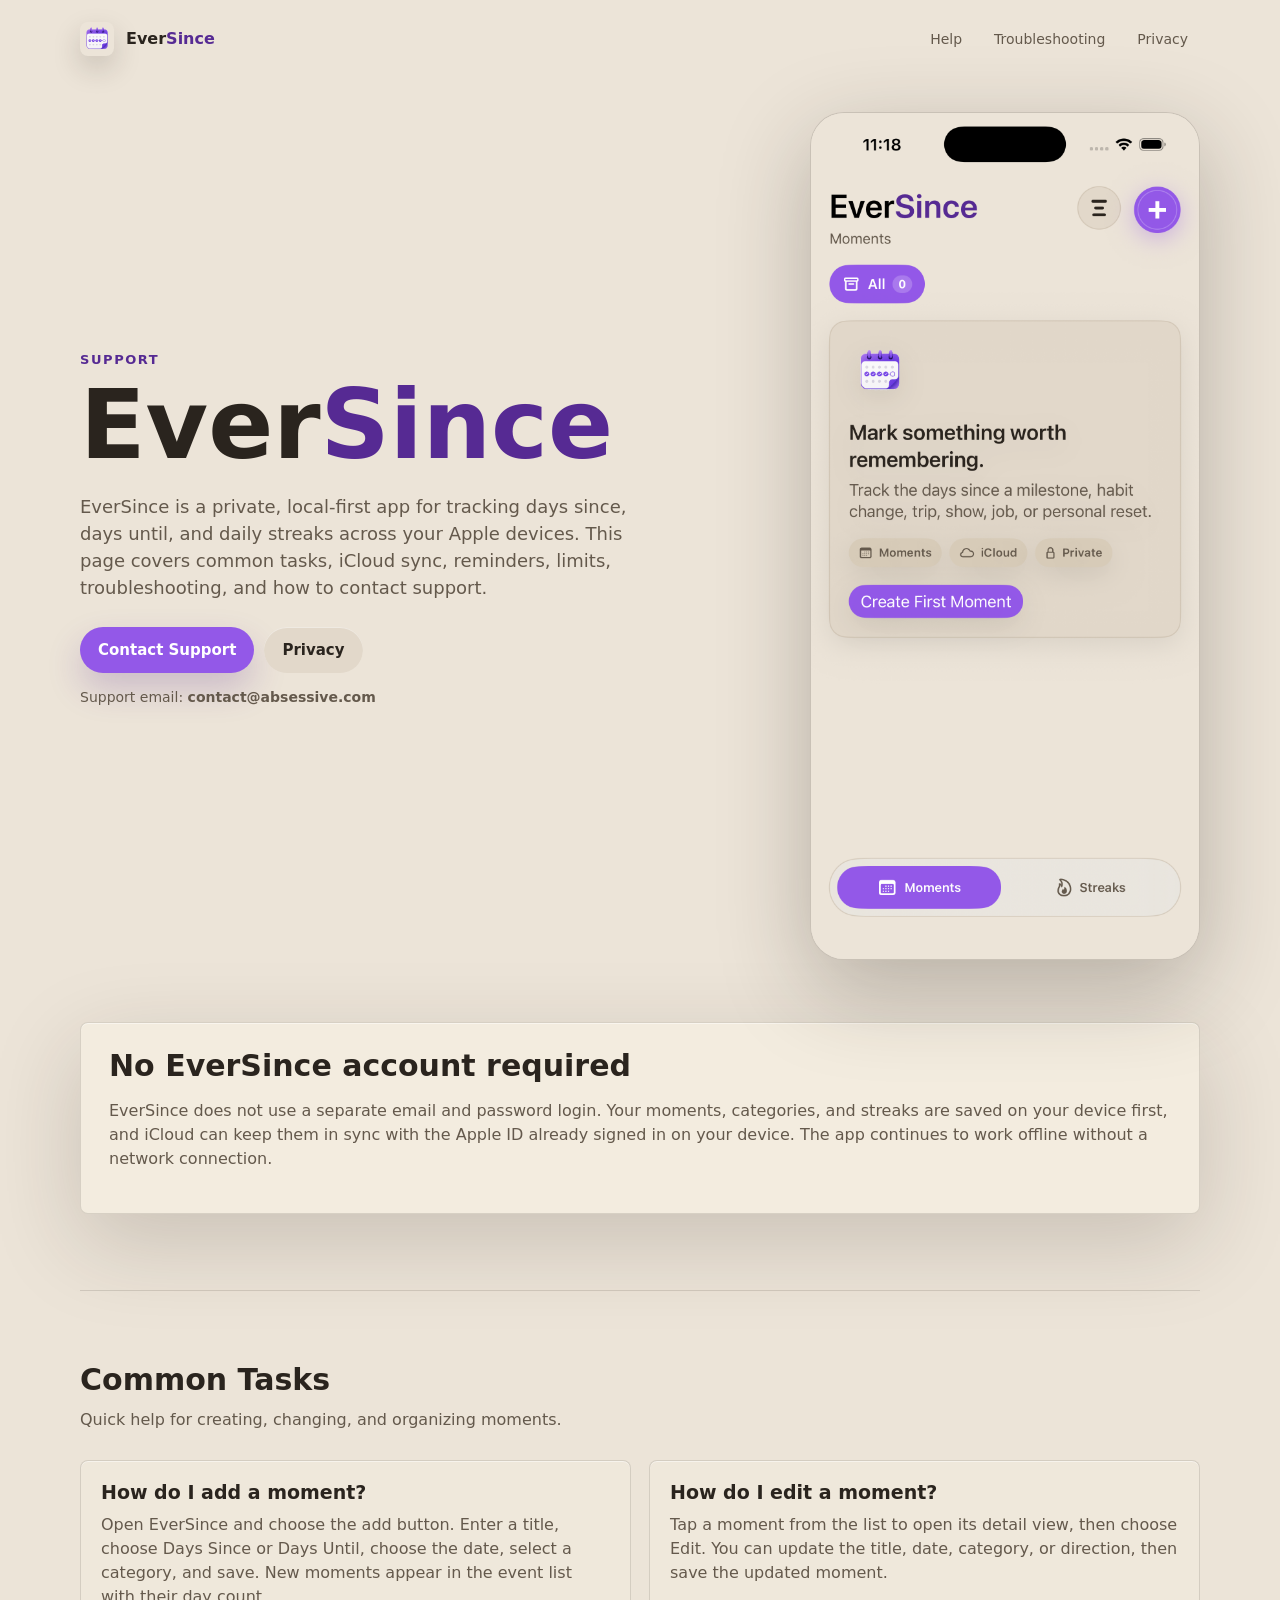
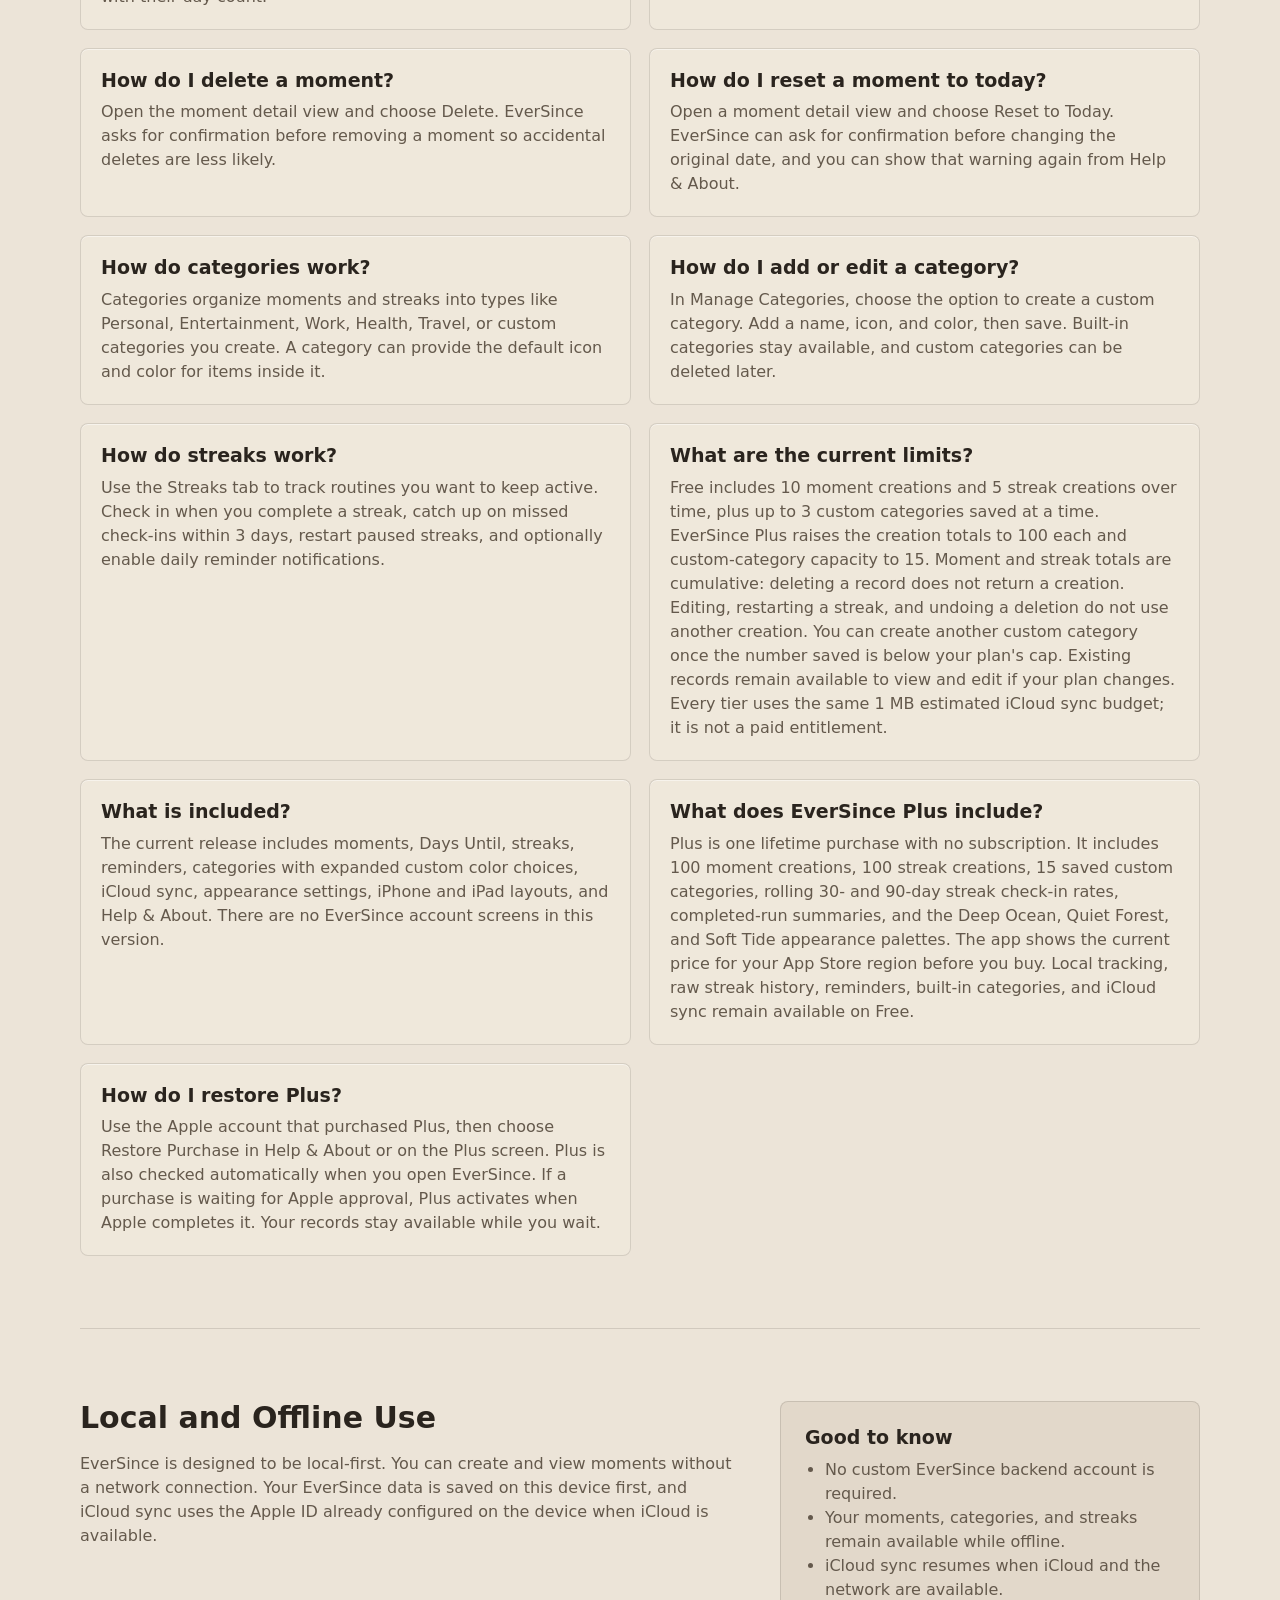
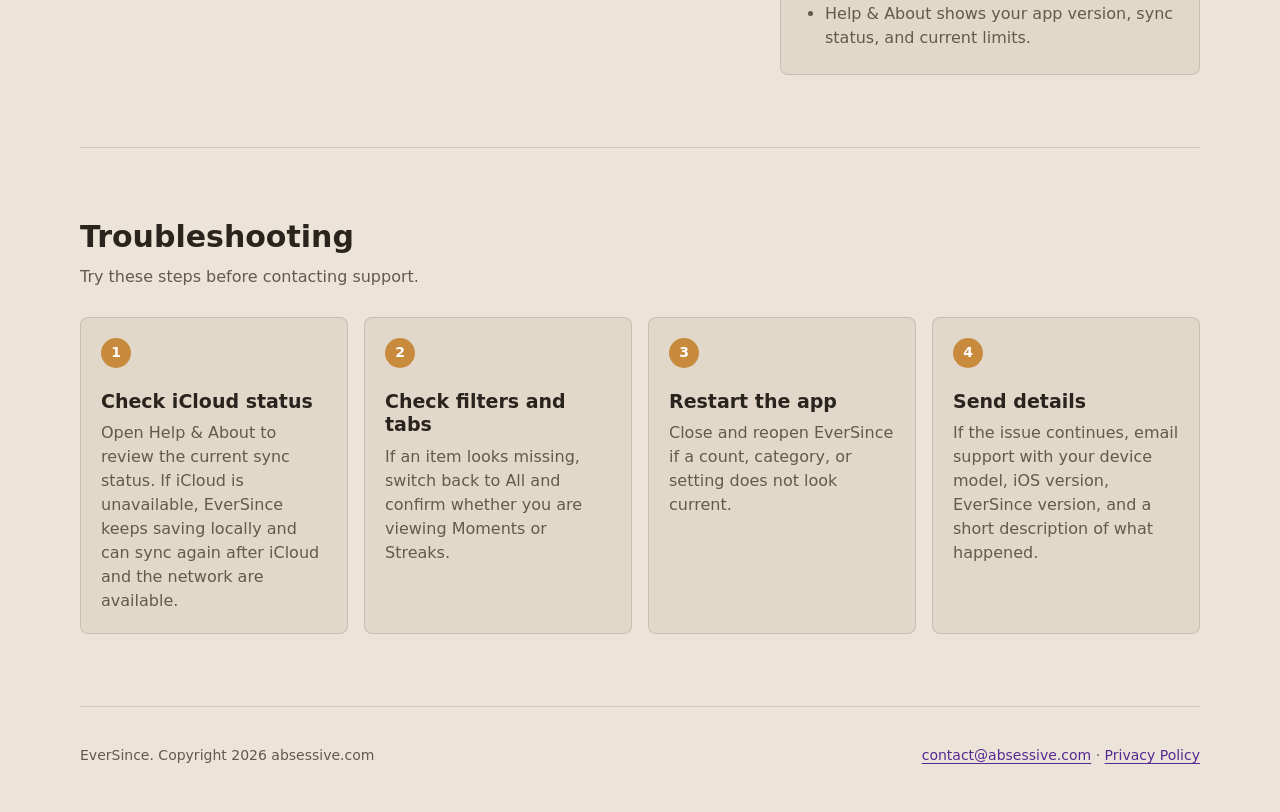
<file: index.html>
<!doctype html>
<html lang="en">
  <head>
    <meta charset="utf-8">
    <meta name="viewport" content="width=device-width, initial-scale=1">
    <title>EverSince Support</title>
    <meta
      name="description"
      content="Support, FAQs, troubleshooting, and privacy information for EverSince."
    >
    <link rel="shortcut icon" href="favicon.ico?v=20260529">
    <link rel="icon" href="favicon.ico?v=20260529" sizes="32x32">
    <link rel="icon" type="image/png" sizes="32x32" href="assets/favicon-32.png?v=20260529">
    <link rel="icon" type="image/png" sizes="1024x1024" href="assets/app-icon.png?v=20260529">
    <link rel="apple-touch-icon" sizes="180x180" href="assets/apple-touch-icon.png?v=20260529">
    <link rel="stylesheet" href="styles.css">
  </head>
  <body>
    <header class="site-header">
      <a class="brand" href="index.html" aria-label="Home">
        <img class="brand-mark" src="assets/app-icon.png" alt="" aria-hidden="true">
        <span class="wordmark"><span>Ever</span><span>Since</span></span>
      </a>
      <nav class="site-nav" aria-label="Support navigation">
        <a href="#help">Help</a>
        <a href="#troubleshooting">Troubleshooting</a>
        <a href="privacy.html">Privacy</a>
      </nav>
    </header>

    <main>
      <section class="hero">
        <div class="hero-copy">
          <p class="eyebrow">Support</p>
          <h1><span>Ever</span><span>Since</span></h1>
          <p>
            EverSince is a private, local-first app for tracking days since,
            days until, and daily streaks across your Apple devices. This page
            covers common tasks, iCloud sync, reminders, limits,
            troubleshooting, and how to contact support.
          </p>
          <div class="hero-actions">
            <a class="button" href="mailto:contact@absessive.com?subject=EverSince%20support">Contact Support</a>
            <a class="button button-secondary" href="privacy.html">Privacy</a>
          </div>
          <p class="support-note">Support email: <strong>contact@absessive.com</strong></p>
        </div>
        <div class="phone-frame">
          <img
            class="app-preview-image"
            src="assets/app-preview.png"
            alt="EverSince iOS app showing the Moments tab with the current EverSince wordmark, empty-state card, and bottom tab bar."
          >
        </div>
      </section>

      <section class="notice" aria-labelledby="account-heading">
        <h2 id="account-heading">No EverSince account required</h2>
        <p>
          EverSince does not use a separate email and password login. Your
          moments, categories, and streaks are saved on your device first, and
          iCloud can keep them in sync with the Apple ID already signed in on
          your device. The app continues to work offline without a network
          connection.
        </p>
      </section>

      <section id="help" class="section">
        <div class="section-heading">
          <h2>Common Tasks</h2>
          <p>Quick help for creating, changing, and organizing moments.</p>
        </div>

        <div class="faq-list">
          <article class="faq-item">
            <h3>How do I add a moment?</h3>
            <p>
              Open EverSince and choose the add button. Enter a title, choose
              Days Since or Days Until, choose the date, select a category, and
              save. New moments appear in the event list with their day count.
            </p>
          </article>

          <article class="faq-item">
            <h3>How do I edit a moment?</h3>
            <p>
              Tap a moment from the list to open its detail view, then choose
              Edit. You can update the title, date, category, or direction,
              then save the updated moment.
            </p>
          </article>

          <article class="faq-item">
            <h3>How do I delete a moment?</h3>
            <p>
              Open the moment detail view and choose Delete. EverSince asks for
              confirmation before removing a moment so accidental deletes are
              less likely.
            </p>
          </article>

          <article class="faq-item">
            <h3>How do I reset a moment to today?</h3>
            <p>
              Open a moment detail view and choose Reset to Today. EverSince can
              ask for confirmation before changing the original date, and you
              can show that warning again from Help &amp; About.
            </p>
          </article>

          <article class="faq-item">
            <h3>How do categories work?</h3>
            <p>
              Categories organize moments and streaks into types like Personal,
              Entertainment, Work, Health, Travel, or custom categories you
              create. A category can provide the default icon and color for
              items inside it.
            </p>
          </article>

          <article class="faq-item">
            <h3>How do I add or edit a category?</h3>
            <p>
              In Manage Categories, choose the option to create a custom
              category. Add a name, icon, and color, then save. Built-in
              categories stay available, and custom categories can be deleted
              later.
            </p>
          </article>

          <article class="faq-item">
            <h3>How do streaks work?</h3>
            <p>
              Use the Streaks tab to track routines you want to keep active.
              Check in when you complete a streak, catch up on missed check-ins
              within 3 days, restart paused streaks, and optionally enable
              daily reminder notifications.
            </p>
          </article>

          <article class="faq-item">
            <h3>What are the current limits?</h3>
            <p>
              Free includes 10 moment creations and 5 streak creations over
              time, plus up to 3 custom categories saved at a time. EverSince
              Plus raises the creation totals to 100 each and custom-category
              capacity to 15. Moment and streak totals are cumulative:
              deleting a record does not return a creation. Editing,
              restarting a streak, and undoing a deletion do not use another
              creation. You can create another custom category once the number
              saved is below your plan's cap.
              Existing records remain available to view and edit if your plan
              changes. Every tier uses the same 1 MB estimated iCloud sync
              budget; it is not a paid entitlement.
            </p>
          </article>

          <article class="faq-item">
            <h3>What is included?</h3>
            <p>
              The current release includes moments, Days Until, streaks,
              reminders, categories with expanded custom color choices, iCloud
              sync, appearance settings, iPhone and iPad layouts, and Help
              &amp; About. There are no EverSince account screens in this
              version.
            </p>
          </article>

          <article class="faq-item">
            <h3>What does EverSince Plus include?</h3>
            <p>
              Plus is one lifetime purchase with no subscription. It includes
              100 moment creations, 100 streak creations, 15 saved custom
              categories, rolling 30- and 90-day streak check-in rates,
              completed-run summaries, and the Deep Ocean, Quiet Forest,
              and Soft Tide appearance palettes. The app shows the current
              price for your App Store region before you buy. Local tracking,
              raw streak history, reminders, built-in categories, and iCloud
              sync remain available on Free.
            </p>
          </article>

          <article class="faq-item">
            <h3>How do I restore Plus?</h3>
            <p>
              Use the Apple account that purchased Plus, then choose Restore
              Purchase in Help &amp; About or on the Plus screen. Plus is also
              checked automatically when you open EverSince. If a purchase
              is waiting for Apple approval, Plus activates when Apple
              completes it. Your records stay available while you wait.
            </p>
          </article>
        </div>
      </section>

      <section class="section split">
        <div>
          <h2>Local and Offline Use</h2>
          <p>
            EverSince is designed to be local-first. You can create and view
            moments without a network connection. Your EverSince data is saved
            on this device first, and iCloud sync uses the Apple ID already
            configured on the device when iCloud is available.
          </p>
        </div>
        <div class="soft-panel">
          <h3>Good to know</h3>
          <ul>
            <li>No custom EverSince backend account is required.</li>
            <li>Your moments, categories, and streaks remain available while offline.</li>
            <li>iCloud sync resumes when iCloud and the network are available.</li>
            <li>Help &amp; About shows your app version, sync status, and current limits.</li>
          </ul>
        </div>
      </section>

      <section id="troubleshooting" class="section">
        <div class="section-heading">
          <h2>Troubleshooting</h2>
          <p>Try these steps before contacting support.</p>
        </div>

        <div class="steps">
          <article>
            <span class="step-number">1</span>
            <h3>Check iCloud status</h3>
            <p>
              Open Help &amp; About to review the current sync status. If
              iCloud is unavailable, EverSince keeps saving locally and can sync
              again after iCloud and the network are available.
            </p>
          </article>
          <article>
            <span class="step-number">2</span>
            <h3>Check filters and tabs</h3>
            <p>
              If an item looks missing, switch back to All and confirm whether
              you are viewing Moments or Streaks.
            </p>
          </article>
          <article>
            <span class="step-number">3</span>
            <h3>Restart the app</h3>
            <p>
              Close and reopen EverSince if a count, category, or setting does not
              look current.
            </p>
          </article>
          <article>
            <span class="step-number">4</span>
            <h3>Send details</h3>
            <p>
              If the issue continues, email support with your
              device model, iOS version, EverSince version, and a short
              description of what happened.
            </p>
          </article>
        </div>
      </section>
    </main>

    <footer class="site-footer">
      <p>EverSince. Copyright 2026 absessive.com</p>
      <p>
        <a href="mailto:contact@absessive.com?subject=EverSince%20support">contact@absessive.com</a>
        <span aria-hidden="true">·</span>
        <a href="privacy.html">Privacy Policy</a>
      </p>
    </footer>
  </body>
</html>
</file>
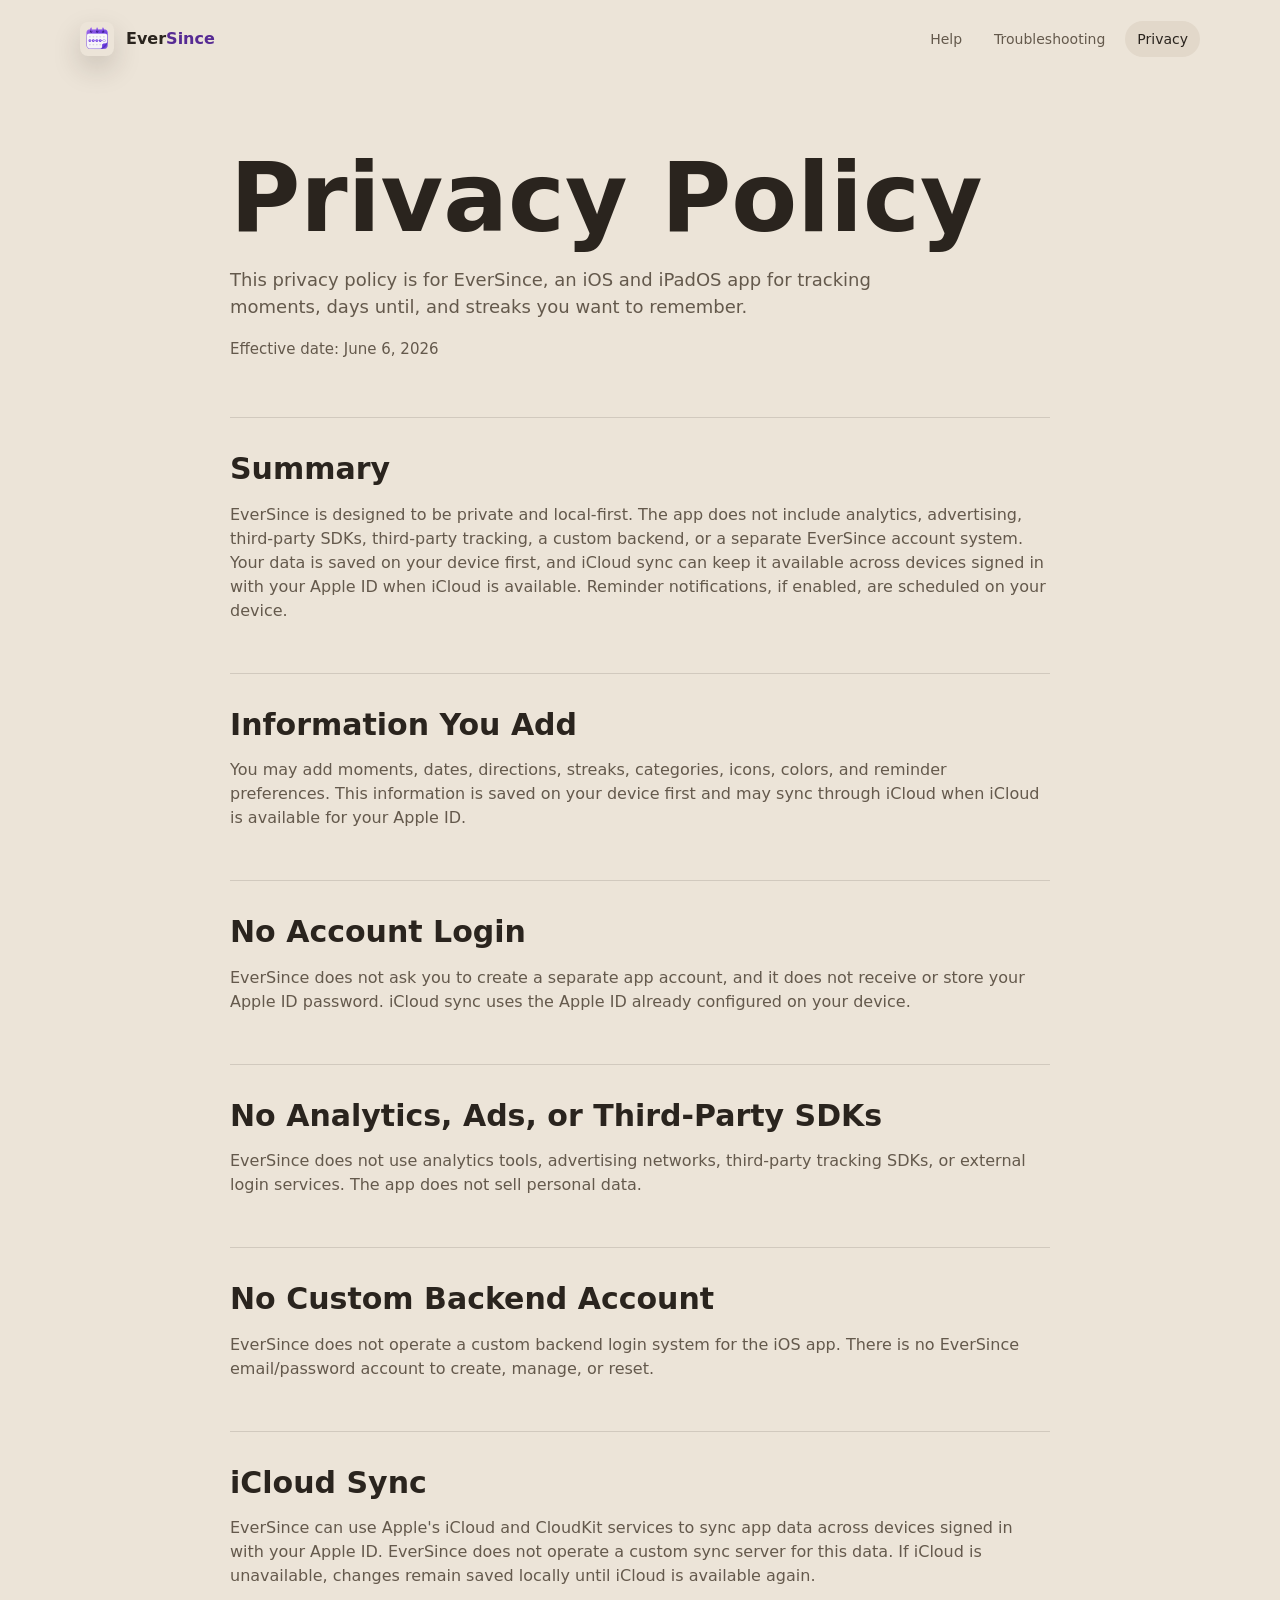
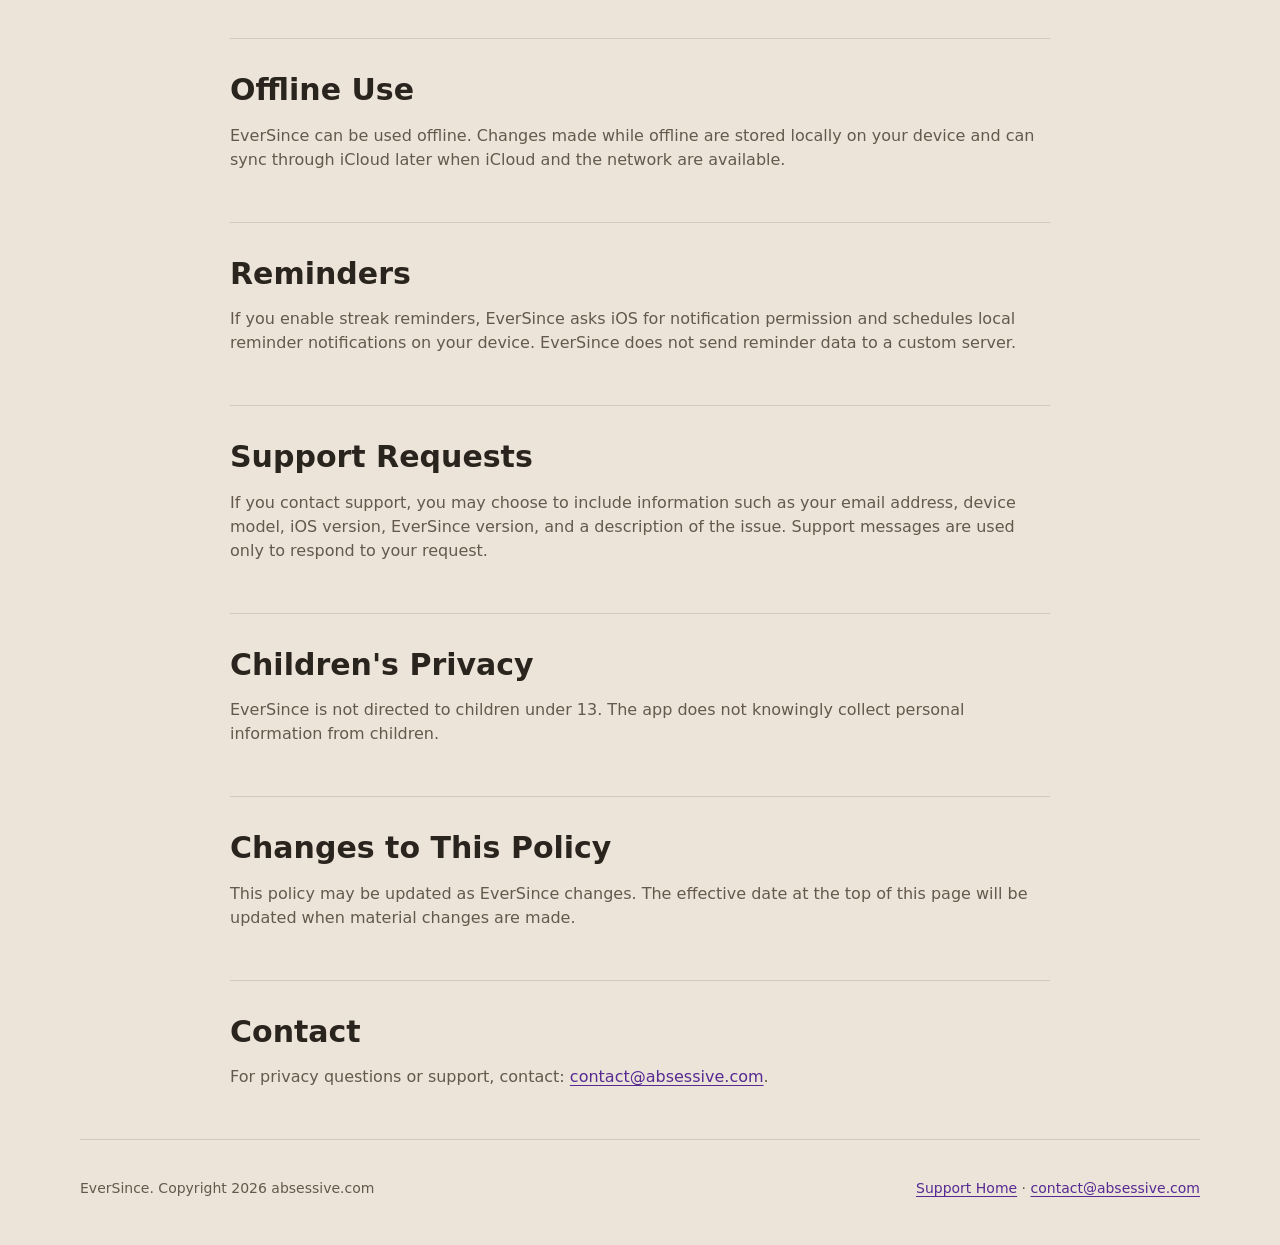
<file: privacy.html>
<!doctype html>
<html lang="en">
  <head>
    <meta charset="utf-8">
    <meta name="viewport" content="width=device-width, initial-scale=1">
    <title>EverSince Privacy Policy</title>
    <meta
      name="description"
      content="Privacy policy for EverSince, a local-first iOS and iPadOS app for tracking moments, days until, and streaks."
    >
    <link rel="shortcut icon" href="favicon.ico?v=20260529">
    <link rel="icon" href="favicon.ico?v=20260529" sizes="32x32">
    <link rel="icon" type="image/png" sizes="32x32" href="assets/favicon-32.png?v=20260529">
    <link rel="icon" type="image/png" sizes="1024x1024" href="assets/app-icon.png?v=20260529">
    <link rel="apple-touch-icon" sizes="180x180" href="assets/apple-touch-icon.png?v=20260529">
    <link rel="stylesheet" href="styles.css">
  </head>
  <body>
    <header class="site-header">
      <a class="brand" href="index.html" aria-label="Home">
        <img class="brand-mark" src="assets/app-icon.png" alt="" aria-hidden="true">
        <span class="wordmark"><span>Ever</span><span>Since</span></span>
      </a>
      <nav class="site-nav" aria-label="Support navigation">
        <a href="index.html#help">Help</a>
        <a href="index.html#troubleshooting">Troubleshooting</a>
        <a href="privacy.html" aria-current="page">Privacy</a>
      </nav>
    </header>

    <main class="policy">
      <section class="policy-hero">
        <h1>Privacy Policy</h1>
        <p>
          This privacy policy is for EverSince, an iOS and iPadOS app for
          tracking moments, days until, and streaks you want to remember.
        </p>
        <p class="updated">Effective date: June 6, 2026</p>
      </section>

      <section class="policy-section">
        <h2>Summary</h2>
        <p>
          EverSince is designed to be private and local-first. The app does not
          include analytics, advertising, third-party SDKs, third-party tracking,
          a custom backend, or a separate EverSince account system. Your data is
          saved on your device first, and iCloud sync can keep it available
          across devices signed in with your Apple ID when iCloud is available.
          Reminder notifications, if enabled, are scheduled on your device.
        </p>
      </section>

      <section class="policy-section">
        <h2>Information You Add</h2>
        <p>
          You may add moments, dates, directions, streaks, categories, icons,
          colors, and reminder preferences. This information is saved on your
          device first and may sync through iCloud when iCloud is available for
          your Apple ID.
        </p>
      </section>

      <section class="policy-section">
        <h2>No Account Login</h2>
        <p>
          EverSince does not ask you to create a separate app account, and it
          does not receive or store your Apple ID password. iCloud sync uses the
          Apple ID already configured on your device.
        </p>
      </section>

      <section class="policy-section">
        <h2>No Analytics, Ads, or Third-Party SDKs</h2>
        <p>
          EverSince does not use analytics tools, advertising networks,
          third-party tracking SDKs, or external login services. The app does
          not sell personal data.
        </p>
      </section>

      <section class="policy-section">
        <h2>No Custom Backend Account</h2>
        <p>
          EverSince does not operate a custom backend login system for the iOS
          app. There is no EverSince email/password account to create, manage,
          or reset.
        </p>
      </section>

      <section class="policy-section">
        <h2>iCloud Sync</h2>
        <p>
          EverSince can use Apple's iCloud and CloudKit services to sync app
          data across devices signed in with your Apple ID. EverSince does not
          operate a custom sync server for this data. If iCloud is unavailable,
          changes remain saved locally until iCloud is available again.
        </p>
      </section>

      <section class="policy-section">
        <h2>Offline Use</h2>
        <p>
          EverSince can be used offline. Changes made while offline are stored
          locally on your device and can sync through iCloud later when iCloud
          and the network are available.
        </p>
      </section>

      <section class="policy-section">
        <h2>Reminders</h2>
        <p>
          If you enable streak reminders, EverSince asks iOS for notification
          permission and schedules local reminder notifications on your device.
          EverSince does not send reminder data to a custom server.
        </p>
      </section>

      <section class="policy-section">
        <h2>Support Requests</h2>
        <p>
          If you contact support, you may choose to include information such as
          your email address, device model, iOS version, EverSince version, and a
          description of the issue. Support messages are used only to respond to
          your request.
        </p>
      </section>

      <section class="policy-section">
        <h2>Children's Privacy</h2>
        <p>
          EverSince is not directed to children under 13. The app does not
          knowingly collect personal information from children.
        </p>
      </section>

      <section class="policy-section">
        <h2>Changes to This Policy</h2>
        <p>
          This policy may be updated as EverSince changes. The effective date at
          the top of this page will be updated when material changes are made.
        </p>
      </section>

      <section class="policy-section">
        <h2>Contact</h2>
        <p>
          For privacy questions or support, contact:
          <a href="mailto:contact@absessive.com?subject=EverSince%20support">contact@absessive.com</a>.
        </p>
      </section>
    </main>

    <footer class="site-footer">
      <p>EverSince. Copyright 2026 absessive.com</p>
      <p>
        <a href="index.html">Support Home</a>
        <span aria-hidden="true">·</span>
        <a href="mailto:contact@absessive.com?subject=EverSince%20support">contact@absessive.com</a>
      </p>
    </footer>
  </body>
</html>
</file>
<file: styles.css>
:root {
  color-scheme: light;
  --bg: #ece4d8;
  --bg-elevated: #f3ecdf;
  --surface: #e2d8ca;
  --surface-2: #d8ccb9;
  --surface-3: #cdbda8;
  --text: #2a241e;
  --muted: #64594c;
  --subtle: #8c7e6c;
  --border: rgba(42, 36, 30, 0.14);
  --border-strong: #b9a993;
  --accent: #9358e8;
  --accent-strong: #562a93;
  --accent-muted: rgba(147, 88, 232, 0.14);
  --warning: #c88a3d;
  --danger: #9f4e3d;
  --success: #6f9a45;
  --ink: #0d0d0b;
  --dark-surface: #171714;
  --dark-surface-2: #1f1e1a;
  --dark-border: rgba(231, 223, 209, 0.1);
  --shadow: 0 28px 90px rgba(42, 36, 30, 0.18);
  --inset: inset 0 1px 0 rgba(255, 255, 255, 0.45);
  --radius: 8px;
  --max: 1120px;
}

* {
  box-sizing: border-box;
}

html {
  scroll-behavior: smooth;
}

body {
  margin: 0;
  background: var(--bg);
  color: var(--text);
  font-family:
    -apple-system,
    BlinkMacSystemFont,
    system-ui,
    ui-sans-serif,
    "Segoe UI",
    sans-serif;
  line-height: 1.5;
}

a {
  color: var(--accent-strong);
  text-decoration-thickness: 0.08em;
  text-underline-offset: 0.18em;
}

.site-header,
.site-footer,
main {
  width: min(var(--max), calc(100% - 32px));
  margin-inline: auto;
}

.site-header {
  min-height: 78px;
  display: flex;
  align-items: center;
  justify-content: space-between;
  gap: 24px;
}

.brand {
  display: inline-flex;
  align-items: center;
  gap: 12px;
  color: var(--text);
  font-weight: 700;
  text-decoration: none;
}

.brand-mark {
  width: 34px;
  height: 34px;
  display: block;
  border-radius: 8px;
  object-fit: cover;
  box-shadow: 0 12px 28px rgba(42, 36, 30, 0.18);
}

.wordmark,
.mini-wordmark,
.hero-copy h1 {
  font-weight: 700;
  letter-spacing: 0;
}

.wordmark span:last-child,
.mini-wordmark span:last-child,
.hero-copy h1 span:last-child {
  color: var(--accent-strong);
}

.site-nav {
  display: flex;
  align-items: center;
  gap: 8px;
  font-size: 14px;
}

.site-nav a {
  min-height: 36px;
  display: inline-flex;
  align-items: center;
  padding: 0 12px;
  border-radius: 999px;
  color: var(--muted);
  text-decoration: none;
}

.site-nav a:hover,
.site-nav a[aria-current="page"] {
  color: var(--text);
  background: var(--surface);
}

.hero {
  min-height: calc(100svh - 78px);
  display: grid;
  grid-template-columns: minmax(0, 1fr) minmax(320px, 0.82fr);
  align-items: center;
  gap: 52px;
  padding: 34px 0 62px;
}

.hero-copy h1,
.policy-hero h1 {
  margin: 0;
  max-width: 760px;
  font-size: clamp(54px, 8vw, 96px);
  line-height: 1.02;
  letter-spacing: 0;
}

.hero-copy p,
.policy-hero p {
  max-width: 650px;
  color: var(--muted);
  font-size: 18px;
}

.eyebrow {
  margin: 0 0 8px;
  color: var(--accent-strong) !important;
  font-size: 13px !important;
  font-weight: 700;
  text-transform: uppercase;
  letter-spacing: 0.12em;
}

.hero-actions {
  display: flex;
  flex-wrap: wrap;
  gap: 10px;
  margin-top: 26px;
}

.button {
  display: inline-flex;
  align-items: center;
  justify-content: center;
  min-height: 46px;
  padding: 0 18px;
  border-radius: 999px;
  background: var(--accent);
  color: #fff;
  font-size: 15px;
  font-weight: 700;
  text-decoration: none;
  box-shadow: 0 16px 34px rgba(86, 42, 147, 0.22);
}

.button:hover {
  background: var(--accent-strong);
}

.button-secondary {
  background: var(--surface);
  color: var(--text);
  box-shadow: var(--inset);
}

.button-secondary:hover {
  background: var(--surface-2);
}

.support-note {
  margin-top: 14px;
  font-size: 14px !important;
}

.phone-frame,
.notice,
.soft-panel,
.steps article {
  border: 1px solid var(--border);
  border-radius: var(--radius);
  background: var(--bg-elevated);
  box-shadow: var(--shadow), var(--inset);
}

.phone-frame {
  justify-self: end;
  width: min(100%, 390px);
  aspect-ratio: 1206 / 2622;
  padding: 0;
  border: 1px solid rgba(42, 36, 30, 0.18);
  border-radius: 34px;
  background: var(--bg);
  box-shadow: 0 28px 90px rgba(42, 36, 30, 0.28);
  overflow: hidden;
}

.app-preview-image {
  width: 100%;
  height: 100%;
  display: block;
  object-fit: cover;
}

.notice {
  padding: 26px 28px;
  margin-bottom: 76px;
  background: var(--bg-elevated);
}

.notice h2,
.section h2,
.policy-section h2 {
  margin: 0 0 10px;
  font-size: 30px;
  line-height: 1.15;
  letter-spacing: 0;
}

.notice p,
.section p,
.policy-section p,
.soft-panel li {
  color: var(--muted);
}

.section {
  padding: 72px 0;
  border-top: 1px solid var(--border);
}

.section-heading {
  max-width: 620px;
  margin-bottom: 28px;
}

.section-heading p {
  margin-top: 0;
}

.faq-list {
  display: grid;
  grid-template-columns: repeat(2, minmax(0, 1fr));
  gap: 18px;
}

.faq-item {
  min-height: 100%;
  padding: 20px;
  border: 1px solid var(--border);
  border-radius: var(--radius);
  background: rgba(243, 236, 223, 0.55);
  box-shadow: var(--inset);
}

.faq-item h3,
.soft-panel h3,
.steps h3 {
  margin: 0 0 8px;
  font-size: 19px;
  line-height: 1.25;
}

.faq-item p,
.steps p,
.soft-panel ul {
  margin: 0;
}

.split {
  display: grid;
  grid-template-columns: minmax(0, 1fr) minmax(280px, 420px);
  gap: 46px;
  align-items: start;
}

.soft-panel {
  padding: 24px;
  box-shadow: none;
  background: var(--surface);
}

.soft-panel ul {
  padding-left: 20px;
}

.steps {
  display: grid;
  grid-template-columns: repeat(4, minmax(0, 1fr));
  gap: 16px;
}

.steps article {
  padding: 20px;
  box-shadow: none;
  background: var(--surface);
}

.step-number {
  display: inline-grid;
  width: 30px;
  height: 30px;
  margin-bottom: 22px;
  place-items: center;
  border-radius: 50%;
  background: var(--warning);
  color: #fff;
  font-weight: 760;
  font-size: 14px;
}

.policy {
  max-width: 820px;
}

.policy-hero {
  padding: 72px 0 42px;
}

.updated {
  font-size: 15px !important;
}

.policy-section {
  padding: 34px 0;
  border-top: 1px solid var(--border);
}

.site-footer {
  display: flex;
  justify-content: space-between;
  gap: 20px;
  padding: 38px 0 46px;
  border-top: 1px solid var(--border);
  color: var(--muted);
  font-size: 14px;
}

.site-footer p {
  margin: 0;
}

@media (max-width: 780px) {
  .site-header,
  .site-footer {
    align-items: flex-start;
    flex-direction: column;
  }

  .site-header {
    padding: 18px 0;
  }

  .site-nav {
    flex-wrap: wrap;
  }

  .hero,
  .split {
    grid-template-columns: 1fr;
  }

  .hero {
    min-height: 0;
    padding-top: 42px;
    gap: 34px;
  }

  .hero-copy h1,
  .policy-hero h1 {
    font-size: 52px;
  }

  .faq-list,
  .steps {
    grid-template-columns: 1fr;
  }

  .phone-frame {
    justify-self: stretch;
  }

  .notice {
    margin-bottom: 36px;
  }
}

@media (prefers-color-scheme: dark) {
  :root {
    color-scheme: dark;
    --bg: #0d0d0b;
    --bg-elevated: #12120f;
    --surface: #171714;
    --surface-2: #1f1e1a;
    --surface-3: #282620;
    --text: #e7dfd1;
    --muted: #a59b8b;
    --subtle: #6e685e;
    --border: rgba(231, 223, 209, 0.1);
    --border-strong: #34312b;
    --accent-strong: #b88cff;
    --shadow: 0 28px 90px rgba(0, 0, 0, 0.55);
    --inset: inset 0 1px 0 rgba(255, 255, 255, 0.06);
  }

  .brand-mark {
    box-shadow: 0 12px 28px rgba(0, 0, 0, 0.45);
  }

  .phone-frame {
    border-color: var(--border-strong);
  }

  .button-secondary {
    color: var(--text);
  }

  .faq-item {
    background: rgba(31, 30, 26, 0.62);
  }
}
</file>
